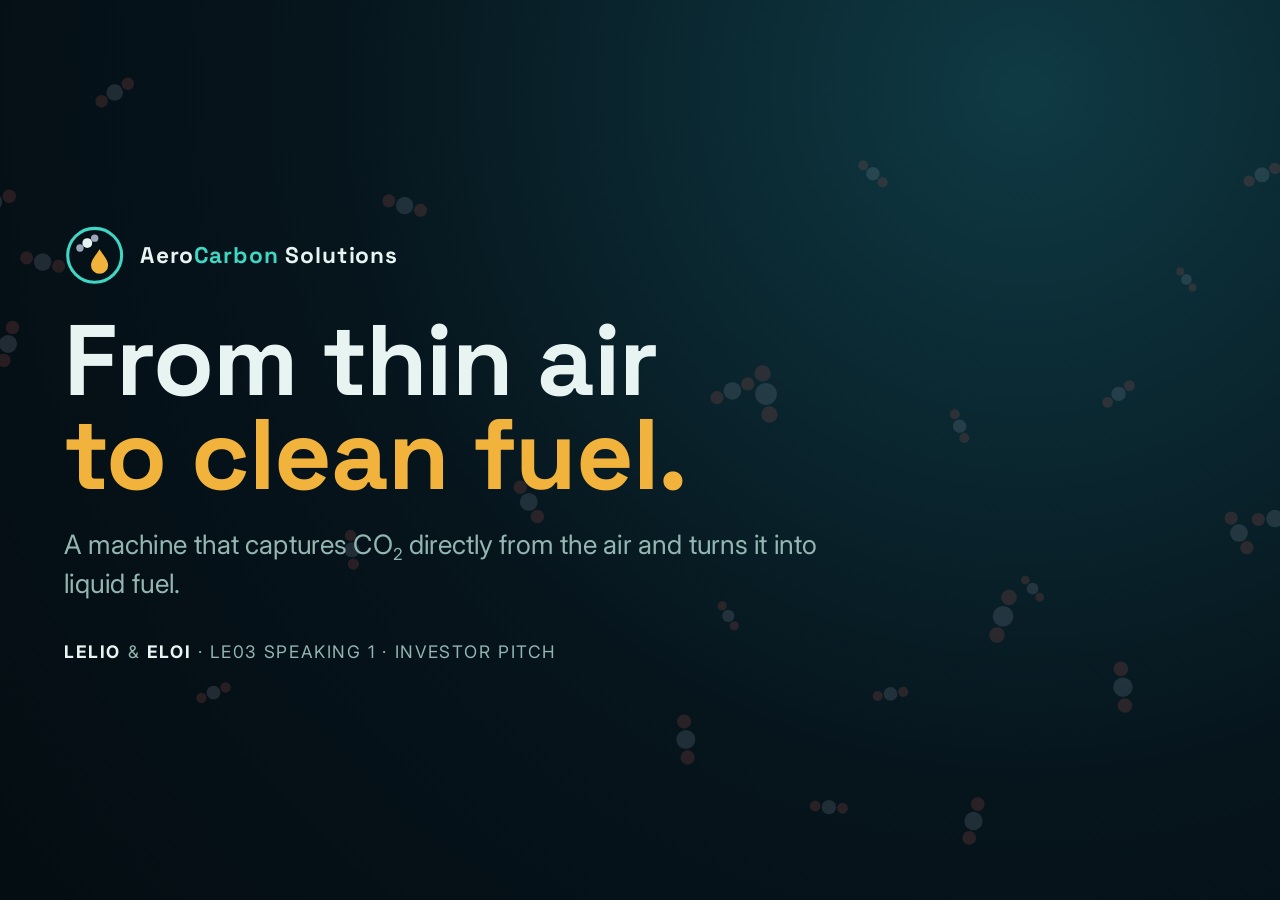
<file: index.html>
<!doctype html>
<html lang="en">
<head>
  <meta charset="utf-8">
  <meta name="viewport" content="width=device-width, initial-scale=1">
  <title>AeroCarbon Solutions : pitch</title>
  <meta name="description" content="LE03 Speaking 1 : pitch d'AeroCarbon Solutions, une machine qui capte le CO2 de l'air et le transforme en carburant liquide.">
  <link rel="icon" href="data:image/svg+xml,%3Csvg xmlns='http://www.w3.org/2000/svg' viewBox='0 0 100 100'%3E%3Ccircle cx='50' cy='50' r='46' fill='%2306141c' stroke='%233fd6c4' stroke-width='6'/%3E%3Cpath d='M50 24 C62 42 70 52 70 62 a20 20 0 0 1 -40 0 C30 52 38 42 50 24Z' fill='%23f2b33d'/%3E%3C/svg%3E">
  <link rel="preconnect" href="https://fonts.googleapis.com">
  <link rel="preconnect" href="https://fonts.gstatic.com" crossorigin>
  <link href="https://fonts.googleapis.com/css2?family=Inter:wght@400;600;700&family=Space+Grotesk:wght@500;700&display=swap" rel="stylesheet">
  <link rel="stylesheet" href="css/theme.css">
  <script>if (/[?&]print\b/.test(location.search)) document.documentElement.classList.add("print");</script>
</head>
<body>
  <!-- Pictogrammes réutilisés (trait = currentColor) -->
  <svg width="0" height="0" style="position:absolute" aria-hidden="true">
    <defs>
      <symbol id="logo" viewBox="0 0 100 100">
        <circle cx="50" cy="50" r="44" fill="none" stroke="#3fd6c4" stroke-width="5"/>
        <circle cx="26" cy="38" r="6" fill="#9aa7b8"/><circle cx="38" cy="30" r="8" fill="#e8f4f2"/><circle cx="50" cy="22" r="6" fill="#9aa7b8"/>
        <path d="M58 40 C66 52 72 59 72 66 a14 14 0 0 1 -28 0 C44 59 50 52 58 40Z" fill="#f2b33d"/>
      </symbol>
      <symbol id="i-air" viewBox="0 0 64 64"><g fill="none" stroke="currentColor" stroke-width="4" stroke-linecap="round"><path d="M6 22 H40 a8 8 0 1 0 -8 -8"/><path d="M6 34 H50 a8 8 0 1 1 -8 8"/><path d="M6 46 H28"/></g></symbol>
      <symbol id="i-filter" viewBox="0 0 64 64"><g fill="none" stroke="currentColor" stroke-width="3.5" stroke-linecap="round"><rect x="10" y="8" width="44" height="48" rx="6"/><path d="M20 8 V56 M28 8 V56 M36 8 V56 M44 8 V56"/></g></symbol>
      <symbol id="i-h2" viewBox="0 0 64 64"><g fill="none" stroke="currentColor" stroke-width="4" stroke-linejoin="round" stroke-linecap="round"><path d="M36 4 L20 34 H32 L28 60 L46 26 H34 Z"/></g></symbol>
      <symbol id="i-cat" viewBox="0 0 64 64"><g fill="none" stroke="currentColor" stroke-width="3.5" stroke-linejoin="round"><path d="M32 6 L54 19 V45 L32 58 L10 45 V19 Z"/><path d="M32 20 L43 26 V38 L32 44 L21 38 V26 Z"/></g></symbol>
      <symbol id="i-fuel" viewBox="0 0 64 64"><path d="M32 6 C42 22 50 32 50 42 a18 18 0 0 1 -36 0 C14 32 22 22 32 6Z" fill="none" stroke="currentColor" stroke-width="4" stroke-linejoin="round"/><path d="M24 42 a8 8 0 0 0 8 8" fill="none" stroke="currentColor" stroke-width="4" stroke-linecap="round"/></symbol>
      <symbol id="i-bolt" viewBox="0 0 64 64"><path d="M36 4 L14 36 H30 L26 60 L50 26 H34 Z" fill="currentColor"/></symbol>
      <symbol id="i-grid" viewBox="0 0 64 64"><g fill="none" stroke="currentColor" stroke-width="3.5" stroke-linejoin="round" stroke-linecap="round"><path d="M32 4 L20 60 M32 4 L44 60 M14 18 H50 M18 32 H46 M24 32 L40 46 M40 32 L24 46"/></g></symbol>
      <symbol id="i-boat" viewBox="0 0 64 64"><g fill="none" stroke="currentColor" stroke-width="3.5" stroke-linejoin="round" stroke-linecap="round"><path d="M8 40 H56 L48 52 H16 Z"/><path d="M30 40 V8 L46 34 H30"/><path d="M4 58 q7 -5 14 0 t14 0 t14 0 t14 0"/></g></symbol>
      <symbol id="i-mountain" viewBox="0 0 64 64"><g fill="none" stroke="currentColor" stroke-width="3.5" stroke-linejoin="round" stroke-linecap="round"><path d="M4 56 L24 18 L36 38 L44 26 L60 56 Z"/><path d="M18 30 L24 34 L30 28"/></g></symbol>
    </defs>
  </svg>

  <canvas id="bg" aria-hidden="true"></canvas>

  <main id="stage">

    <!-- 1 · Titre (Lelio) -->
    <section class="slide" data-title="Title">
      <div class="hero">
        <div class="logo" data-anim style="--i:0"><svg aria-hidden="true"><use href="#logo"/></svg><span>Aero<b>Carbon</b> Solutions</span></div>
        <h1 data-anim style="--i:1">From thin air <span class="amb">to clean fuel.</span></h1>
        <p class="lead" data-anim style="--i:2">A machine that captures CO<sub>2</sub> directly from the air and turns it into liquid fuel.</p>
        <div class="who" data-anim style="--i:3"><b>Lelio</b> &amp; <b>Eloi</b> · LE03 Speaking 1 · Investor pitch</div>
      </div>
    </section>

    <!-- 2 · Le problème + graphique 1 (Lelio) -->
    <section class="slide" data-title="The problem">
      <header class="head"><div class="kicker">The problem</div><h2>Batteries can't move the heavy world</h2></header>
      <div class="cols c-left main">
        <div class="vc">
          <ul class="lst">
            <li data-step="1">Cars: we <em>can</em> electrify them</li>
            <li data-step="2">Helicopters, cargo ships, big trucks: batteries are <em>far too heavy</em></li>
            <li data-step="4">They still need <span class="amb"><b>liquid fuel</b></span></li>
          </ul>
        </div>
        <div class="panel vc" data-step="3">
          <div class="chart-title"><b>Energy stored per kilogram</b> (Wh/kg)</div>
          <div class="hbars">
            <div class="hbar"><div class="lab">Diesel</div><div class="track" style="--v:97.2%"><div class="fill"></div><div class="val">≈ 12,600</div></div></div>
            <div class="hbar"><div class="lab">Jet fuel<small>kerosene</small></div><div class="track" style="--v:91.5%"><div class="fill"></div><div class="val">≈ 11,900</div></div></div>
            <div class="hbar batt"><div class="lab">Li-ion battery<small>best cells</small></div><div class="track" style="--v:1.9%"><div class="fill"></div><div class="val">≈ 250</div></div></div>
          </div>
          <div class="callout"><div class="big">×50</div><span>more energy per kg in liquid fuel</span></div>
          <p class="source">Typical values: diesel 45.5 MJ/kg, Jet A 42.8 MJ/kg, Li-ion ≈ 0.9 MJ/kg (cell level). 1 MJ/kg ≈ 278 Wh/kg. Sources: Wikipedia “Energy density”; The Open University, <i>Transport and sustainability</i>.</p>
        </div>
      </div>
      <div class="foot"><span class="brand"><svg aria-hidden="true"><use href="#logo"/></svg>AeroCarbon Solutions</span><span class="pg"></span></div>
    </section>

    <!-- 3 · Comment ça marche (Eloi) -->
    <section class="slide" data-title="How it works">
      <header class="head"><div class="kicker">How it works</div><h2>CO<sub>2</sub> + water from the air → liquid fuel</h2></header>
      <div class="panel main vc">
        <div class="power"><svg aria-hidden="true"><use href="#i-bolt"/></svg>Electricity powers the whole process</div>
        <div class="flow">
          <div class="node"><div class="ic"><svg style="color:var(--co2)" aria-hidden="true"><use href="#i-air"/></svg></div><b>Air</b><span>CO<sub>2</sub> and water vapour are already in it</span></div>
          <div class="node" data-step><div class="ic"><svg style="color:var(--cyan)" aria-hidden="true"><use href="#i-filter"/></svg></div><b>Ultra-thin filters</b><span>Extract CO<sub>2</sub> and H<sub>2</sub>O</span></div>
          <div class="node" data-step><div class="ic"><svg style="color:var(--cyan)" aria-hidden="true"><use href="#i-h2"/></svg></div><b>Electrolysis</b><span>Splits water to get hydrogen (H<sub>2</sub>)</span></div>
          <div class="node" data-step><div class="ic"><svg style="color:var(--cyan)" aria-hidden="true"><use href="#i-cat"/></svg></div><b>5 catalysts</b><span>Carbon from CO<sub>2</sub> + hydrogen</span></div>
          <div class="node fuel" data-step><div class="ic"><svg style="color:var(--ambre)" aria-hidden="true"><use href="#i-fuel"/></svg></div><b class="amb">Liquid fuel</b><span>High quality, works in normal engines</span></div>
        </div>
      </div>
      <div class="foot"><span class="brand"><svg aria-hidden="true"><use href="#logo"/></svg>AeroCarbon Solutions</span><span class="pg"></span></div>
    </section>

    <!-- 4 · Efficacité (Eloi) -->
    <section class="slide" data-title="Our edge: efficiency">
      <header class="head"><div class="kicker">Our edge</div><h2>Far less electricity per litre</h2></header>
      <div class="panel main vc">
        <div class="eff">
          <div class="legend"><span><i style="background:var(--ambre)"></i>Energy stored in the fuel</span><span><i style="background:rgba(255,122,107,.7)"></i>Extra electricity needed</span></div>
          <div class="eff-row" data-step><div class="lab">Existing technologies<small>typical today</small></div><div class="blocks"><i class="fuel" style="--w:33.3%"></i><i class="extra" style="--w:66.7%"></i></div><div class="num" style="color:var(--rouge)">+200%</div></div>
          <div class="eff-row" data-step><div class="lab">AeroCarbon<small>our technology</small></div><div class="blocks"><i class="fuel" style="--w:33.3%"></i><i class="extra" style="--w:10%"></i></div><div class="num" style="color:var(--cyan)">+30%</div></div>
        </div>
        <div class="ribbon" data-step>No water tank needed: the water is <em>extracted from the atmosphere</em> too.</div>
      </div>
      <div class="foot"><span class="brand"><svg aria-hidden="true"><use href="#logo"/></svg>AeroCarbon Solutions</span><span class="pg"></span></div>
    </section>

    <!-- 5 · Marché 1 : réseau électrique + graphique 2 (Lelio) -->
    <section class="slide" data-title="Market 1: the power grid">
      <header class="head"><div class="kicker">Market 1 · Cities &amp; energy companies</div><h2>A giant liquid battery for the grid</h2></header>
      <div class="cols c-left main">
        <div class="vc">
          <ul class="lst">
            <li data-step="1">More wind and solar power, but <em>we can't control the weather</em></li>
            <li class="with-prev">Peaks when production <em>exceeds demand</em></li>
            <li data-step="3">Our machine absorbs the surplus and stores it as <span class="amb"><b>fuel</b></span></li>
          </ul>
        </div>
        <div class="panel vc" data-step="2">
          <div class="chart-title"><b>Wind &amp; solar power wasted in California</b> (curtailed, TWh per year)</div>
          <div class="vchart" style="grid-template-rows:100%;margin-left:56px">
            <div class="grid-line" style="bottom:25%"><span>1</span></div><div class="grid-line" style="bottom:50%"><span>2</span></div><div class="grid-line" style="bottom:75%"><span>3</span></div><div class="grid-line" style="bottom:100%"><span>4</span></div>
            <div class="col" style="--v:37.5%"><div class="bar"></div><div class="v">≈1.5</div><div class="y">2021</div></div>
            <div class="col" style="--v:60%"><div class="bar"></div><div class="v">2.4</div><div class="y">2022</div></div>
            <div class="col" style="--v:65%"><div class="bar"></div><div class="v">≈2.6</div><div class="y">2023</div></div>
            <div class="col last" style="--v:85%"><div class="bar"></div><div class="v">3.4</div><div class="y">2024</div></div>
          </div>
          <p class="source" style="margin-top:64px">×2.3 in three years. Source: U.S. Energy Information Administration (EIA), <i>Today in Energy</i>, CAISO grid. 2021 and 2023 derived from the EIA's year-on-year changes (+63 % in 2022, +29 % in 2024).</p>
        </div>
      </div>
      <div class="foot"><span class="brand"><svg aria-hidden="true"><use href="#logo"/></svg>AeroCarbon Solutions</span><span class="pg"></span></div>
    </section>

    <!-- 6 · Marché 2 : sites isolés (Lelio) -->
    <section class="slide" data-title="Market 2: isolated places">
      <header class="head"><div class="kicker">Market 2 · Isolated places</div><h2>Make your own fuel, on-site</h2></header>
      <div class="cards main">
        <div class="card" data-step>
          <div class="ic"><svg style="color:var(--cyan)" aria-hidden="true"><use href="#i-boat"/></svg></div>
          <span class="pill">At sea</span>
          <h3>A boat in the middle of the ocean</h3>
          <div class="vs"><div><span class="x">✕</span>Fuel delivery: expensive</div><div><span class="x">✕</span>Batteries: way too heavy</div></div>
        </div>
        <div class="card" data-step>
          <div class="ic"><svg style="color:var(--cyan)" aria-hidden="true"><use href="#i-mountain"/></svg></div>
          <span class="pill">In the mountains</span>
          <h3>A high-mountain refuge</h3>
          <div class="vs"><div><span class="x">✕</span>Fuel delivery: expensive</div><div><span class="x">✕</span>Batteries: way too heavy</div></div>
        </div>
      </div>
      <div class="ribbon amber" data-step>A <b>compact unit</b> produces fuel <span class="amb"><b>where it is used</b></span>.</div>
      <div class="foot"><span class="brand"><svg aria-hidden="true"><use href="#logo"/></svg>AeroCarbon Solutions</span><span class="pg"></span></div>
    </section>

    <!-- 7 · La demande (Eloi) -->
    <section class="slide" data-title="The ask">
      <header class="head"><div class="kicker">The ask</div><h2>How much are we raising?</h2></header>
      <div class="ask">
        <div class="amount" data-step>$5<small>million</small></div>
        <p>To <em>finish our first version</em> and <em>launch production</em></p>
      </div>
      <div class="foot"><span class="brand"><svg aria-hidden="true"><use href="#logo"/></svg>AeroCarbon Solutions</span><span class="pg"></span></div>
    </section>

    <!-- 8 · L'offre (Lelio) -->
    <section class="slide" data-title="What you get">
      <header class="head"><div class="kicker">What you get</div><h2>Our offer to you</h2></header>
      <div class="main vc">
        <div class="deal" data-step>
          <div class="side you"><b>$5M</b><span>your investment</span></div>
          <div class="swap">⇄</div>
          <div class="side us"><b>10%</b><span>of AeroCarbon Solutions</span></div>
        </div>
        <p class="val-note">Company valued at <b>$50M</b></p>
        <ul class="lst amber">
          <li data-step><b>Early stage:</b> get in <em>before</em> our first pilot units are deployed</li>
          <li data-step><b>Two revenue streams:</b> selling the machines + <em>long-term maintenance contracts</em></li>
        </ul>
      </div>
      <div class="foot"><span class="brand"><svg aria-hidden="true"><use href="#logo"/></svg>AeroCarbon Solutions</span><span class="pg"></span></div>
    </section>

    <!-- 9 · Utilisation des fonds (Eloi) -->
    <section class="slide" data-title="Use of the money">
      <header class="head"><div class="kicker">Use of the money</div><h2>From prototype to production</h2></header>
      <div class="panel main vc">
        <div class="road">
          <div class="stop" data-step><div class="n">1</div><b>Build a full-size machine</b><span>Prove it works exactly as announced</span></div>
          <div class="stop" data-step><div class="n">2</div><b>Produce the first orders</b><span>Orders we have already received</span></div>
          <div class="stop" data-step><div class="n">3</div><b>Get paid</b><span>Revenue from the first deliveries</span></div>
          <div class="stop" data-step><div class="n">4</div><b>Scale up</b><span>Produce on a bigger scale</span></div>
        </div>
      </div>
      <div class="foot"><span class="brand"><svg aria-hidden="true"><use href="#logo"/></svg>AeroCarbon Solutions</span><span class="pg"></span></div>
    </section>

    <!-- 10 · Merci / questions -->
    <section class="slide" data-title="Thank you / questions">
      <div class="end">
        <div class="logo" style="justify-content:center;--i:0" data-anim><svg aria-hidden="true"><use href="#logo"/></svg><span>Aero<b>Carbon</b> Solutions</span></div>
        <h1 data-anim style="--i:1">Thank you. <span class="amb">Questions?</span></h1>
        <p data-anim style="--i:2">$5M · 10% equity · fuel from thin air</p>
        <div class="sources" data-anim style="--i:3">
          <b>Sources.</b> Energy density: Wikipedia, “Energy density”; The Open University, <i>Transport and sustainability</i>, section 9.1.
          Curtailment: U.S. Energy Information Administration, <i>Today in Energy</i>, articles on CAISO wind and solar curtailment (eia.gov).
        </div>
      </div>
    </section>

    <!-- 11 · Réserve : rendement -->
    <section class="slide backup" data-title="Backup: is +30% realistic?">
      <header class="head"><div class="kicker">Backup · Q&amp;A</div><h2>Is “+30%” realistic?</h2></header>
      <div class="panel main vc">
        <ul class="lst amber">
          <li data-step>The chemistry is <b>well known</b>: the challenge is doing it at scale with <em>little electricity</em></li>
          <li data-step><b>Ultra-thin filters</b> capture CO<sub>2</sub> and water with less energy</li>
          <li data-step><b>5 specialised catalysts</b>: each step runs in its best conditions</li>
          <li data-step>The full-size machine is exactly what <span class="amb"><b>your money will prove</b></span></li>
        </ul>
      </div>
      <div class="foot"><span class="brand"><svg aria-hidden="true"><use href="#logo"/></svg>Backup slide</span><span class="pg"></span></div>
    </section>

    <!-- 12 · Réserve : concurrence -->
    <section class="slide backup" data-title="Backup: competition">
      <header class="head"><div class="kicker">Backup · Q&amp;A</div><h2>Who else is doing this?</h2></header>
      <div class="cards main" style="grid-template-columns:1fr 1fr 1fr">
        <div class="card" data-step><span class="pill">Air capture only</span><h3>Climeworks</h3><p>Captures CO<sub>2</sub> from the air (Switzerland, Iceland) but does <b>not</b> make fuel.</p></div>
        <div class="card" data-step><span class="pill">Big e-fuel plants</span><h3>HIF Global</h3><p>Synthetic fuel plant in Chile: huge, fixed industrial sites.</p></div>
        <div class="card amber" data-step><span class="pill">Capture + fuel, one machine</span><h3 class="amb">AeroCarbon</h3><p>From air to fuel in one unit, from <b>grid scale</b> to <b>compact</b> isolated sites.</p></div>
      </div>
      <div class="foot"><span class="brand"><svg aria-hidden="true"><use href="#logo"/></svg>Backup slide</span><span class="pg"></span></div>
    </section>

  </main>

  <script src="js/bg.js"></script>
  <script src="js/deck.js"></script>
</body>
</html>
</file>
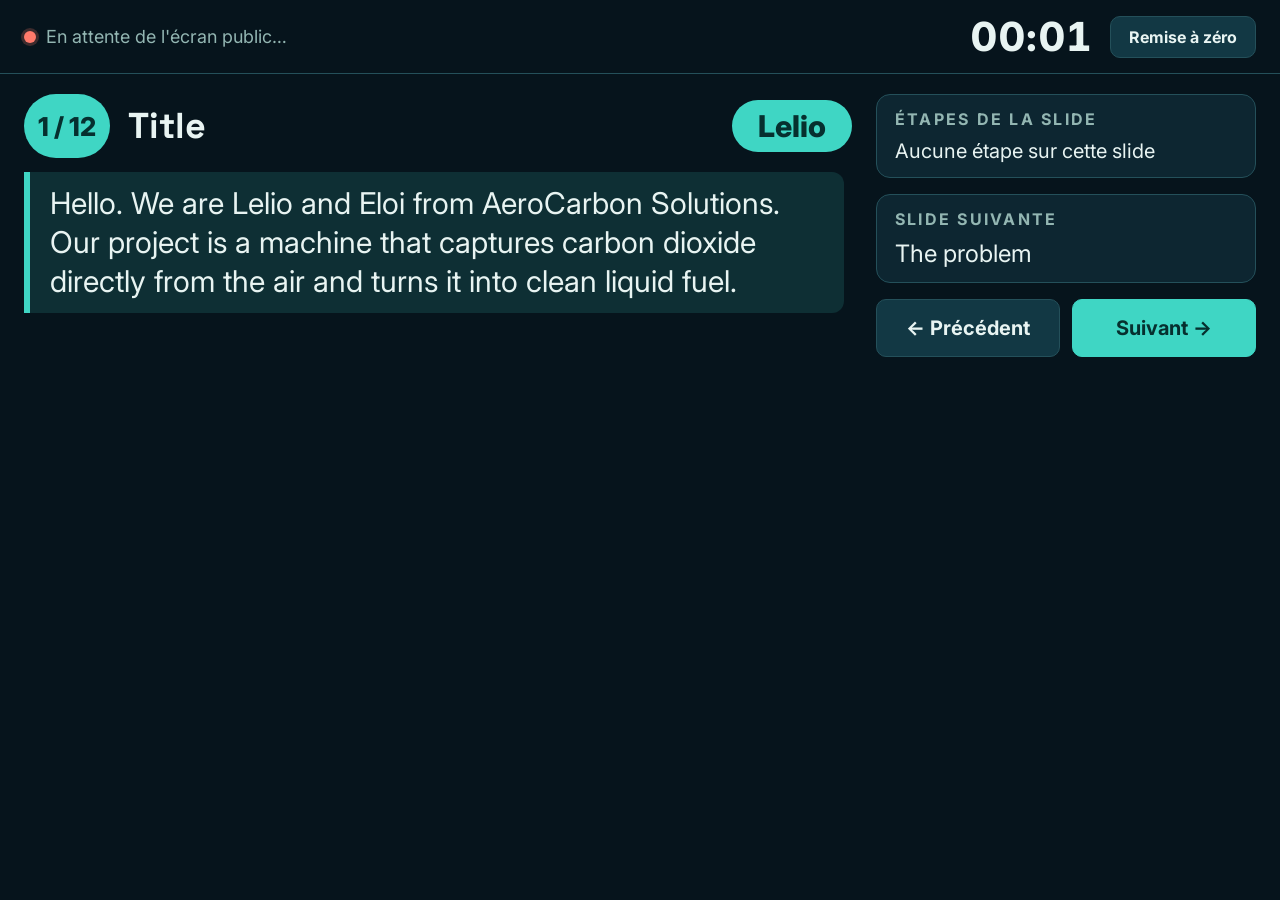
<file: presenter.html>
<!doctype html>
<html lang="fr">
<head>
  <meta charset="utf-8">
  <meta name="viewport" content="width=device-width, initial-scale=1">
  <title>Console présentateur : AeroCarbon</title>
  <link rel="icon" href="data:image/svg+xml,%3Csvg xmlns='http://www.w3.org/2000/svg' viewBox='0 0 100 100'%3E%3Ccircle cx='50' cy='50' r='46' fill='%233fd6c4'/%3E%3C/svg%3E">
  <link rel="preconnect" href="https://fonts.googleapis.com">
  <link rel="preconnect" href="https://fonts.gstatic.com" crossorigin>
  <link href="https://fonts.googleapis.com/css2?family=Inter:wght@400;600;700;800&family=Space+Grotesk:wght@700&display=swap" rel="stylesheet">
  <link rel="stylesheet" href="css/presenter.css">
</head>
<body>
  <header class="bar">
    <div class="status"><span id="dot" class="dot" aria-hidden="true"></span><span id="link">En attente de l'écran public…</span></div>
    <div class="timer" aria-label="Temps écoulé"><span id="clock">00:00</span><button id="reset" type="button">Remise à zéro</button></div>
  </header>

  <main class="grid">
    <section class="notes-col" aria-label="Notes du présentateur">
      <div class="crumb"><span id="num">–</span><h1 id="title">Console présentateur</h1><span id="speaker" class="speaker"></span></div>
      <div id="notes" class="notes"><div id="notes-inner"></div></div>
    </section>

    <aside class="side" id="side">
      <div class="card">
        <h2>Étapes de la slide</h2>
        <div id="steps" class="steps" aria-live="polite"></div>
      </div>
      <div class="card next">
        <h2>Slide suivante</h2>
        <p id="next">–</p>
      </div>
      <div class="card" id="qa-card" hidden>
        <h2>Questions probables</h2>
        <div id="qa"></div>
      </div>
      <div class="ctrl">
        <button id="prev" type="button">← Précédent</button>
        <button id="nextBtn" type="button">Suivant →</button>
      </div>
    </aside>
  </main>

  <script src="js/slides-data.js"></script>
  <script src="js/presenter.js"></script>
</body>
</html>
</file>
<file: css/theme.css>
/*
 * Thème « air → carburant » du pitch AeroCarbon Solutions (LE03 Speaking 1).
 * Scène fixe 1920×1080 mise à l'échelle par deck.js, comme un diaporama PowerPoint.
 * Palette : nuit bleu pétrole, cyan (air, capture, électricité), ambre (carburant liquide).
 * Aucune image externe : pictogrammes et graphiques sont dessinés en SVG/CSS.
 * Mode impression (?print, classe .print sur <html>) : toutes les slides empilées, une par page,
 * pour l'export PDF.
 */
:root {
  --nuit: #06141c;
  --nuit-2: #0b2430;
  --texte: #e8f4f2;
  --doux: #93b6b2;
  --cyan: #3fd6c4;
  --cyan-fonce: #1b8f84;
  --ambre: #f2b33d;
  --ambre-fonce: #c7811a;
  --co2: #9aa7b8;
  --rouge: #ff7a6b;
  --verre: rgba(9, 34, 44, 0.78);
  --trait: rgba(63, 214, 196, 0.28);
  --titre: "Space Grotesk", "Segoe UI", system-ui, sans-serif;
  --corps: "Inter", "Segoe UI", system-ui, sans-serif;
}

* { box-sizing: border-box; }
html, body { margin: 0; height: 100%; overflow: hidden; background: var(--nuit); color: var(--texte); font-family: var(--corps); }

#bg { position: fixed; inset: 0; width: 100%; height: 100%; display: block; z-index: 0; }

#stage {
  position: fixed; left: 50%; top: 50%;
  width: 1920px; height: 1080px;
  transform-origin: center center;
  z-index: 10;
}

.slide {
  position: absolute; inset: 0;
  padding: 60px 96px 80px;
  opacity: 0; visibility: hidden; pointer-events: none;
  display: flex; flex-direction: column;
}
.slide.active { opacity: 1; visibility: visible; pointer-events: auto; }

/* ---------- Typographie ---------- */
h1, h2, h3 { font-family: var(--titre); margin: 0; font-weight: 700; letter-spacing: -0.01em; }
h2 { font-size: 66px; line-height: 1.05; }
h3 { font-size: 36px; color: var(--cyan); }
p, li { font-size: 32px; line-height: 1.35; margin: 0; }
em { font-style: normal; font-weight: 700; color: var(--cyan); }
.amb { color: var(--ambre); }
sub { font-size: 0.62em; }

/* ---------- En-tête, pied ---------- */
.head { margin-bottom: 34px; }
.kicker {
  font-family: var(--titre); font-weight: 700;
  font-size: 22px; letter-spacing: 0.24em; text-transform: uppercase;
  color: var(--cyan); margin-bottom: 8px;
  display: flex; align-items: center; gap: 14px;
}
.kicker::before { content: ""; width: 44px; height: 4px; border-radius: 2px; background: var(--cyan); }
.backup .kicker, .backup .kicker::before { color: var(--ambre); }
.backup .kicker::before { background: var(--ambre); }
.foot {
  position: absolute; left: 96px; right: 96px; bottom: 28px;
  display: flex; justify-content: space-between;
  font-size: 20px; letter-spacing: 0.08em; color: rgba(232, 244, 242, 0.55);
}
.foot .brand { display: flex; align-items: center; gap: 10px; }
.foot .brand svg { width: 26px; height: 26px; }

/* ---------- Panneaux ---------- */
.panel {
  background: var(--verre);
  border: 1px solid var(--trait);
  border-radius: 28px;
  padding: 40px 48px;
  box-shadow: 0 30px 60px rgba(0, 0, 0, 0.35);
  backdrop-filter: blur(6px);
}
.main { flex: 1; min-height: 0; }
/* Panneau ou rangée de cartes seuls sur la slide : hauteur du contenu, centrés verticalement
   (évite de grands panneaux vides). */
.panel.main.vc, .cards.main { flex: 0 1 auto; margin: auto 0; height: auto; padding-top: 64px; padding-bottom: 64px; }
.cards.main { padding: 0; }
.cols { display: grid; gap: 48px; height: 100%; }
.c2 { grid-template-columns: 1fr 1fr; }
.c-left { grid-template-columns: 0.9fr 1.1fr; }
.vc { display: flex; flex-direction: column; justify-content: center; }

.lst { list-style: none; padding: 0; margin: 0; display: grid; gap: 26px; }
.lst li { position: relative; padding-left: 46px; }
.lst li::before {
  content: ""; position: absolute; left: 4px; top: 0.42em;
  width: 18px; height: 18px; border-radius: 50%;
  background: var(--cyan); box-shadow: 0 0 0 6px rgba(63, 214, 196, 0.18);
}
.lst.amber li::before { background: var(--ambre); box-shadow: 0 0 0 6px rgba(242, 179, 61, 0.18); }

.ribbon {
  margin-top: 30px; padding: 22px 30px;
  border-radius: 18px; border-left: 8px solid var(--cyan);
  background: rgba(63, 214, 196, 0.1);
  font-size: 32px; line-height: 1.3;
}
.ribbon.amber { border-color: var(--ambre); background: rgba(242, 179, 61, 0.1); }
.source { margin-top: 18px; font-size: 18px; line-height: 1.4; color: var(--doux); }

/* ---------- Étapes (révélées une à une par deck.js) ---------- */
[data-step] { opacity: 0; transform: translateY(18px); transition: opacity 0.5s ease, transform 0.5s ease; }
[data-step].on { opacity: 1; transform: none; }
/* Puce révélée en même temps que la précédente (même étape, sans data-step propre). */
.with-prev { opacity: 0; transform: translateY(18px); transition: opacity 0.5s ease, transform 0.5s ease; }
.on + .with-prev, .print .with-prev { opacity: 1; transform: none; }

/* ---------- Titre ---------- */
.hero { margin: auto 0; max-width: 1400px; }
.logo { display: flex; align-items: center; gap: 22px; margin-bottom: 40px; }
.logo svg { width: 92px; height: 92px; }
.logo span { font-family: var(--titre); font-size: 34px; font-weight: 700; letter-spacing: 0.04em; }
.logo span b { color: var(--cyan); font-weight: 700; }
.hero h1 { font-size: 150px; line-height: 0.95; }
.hero h1 .amb { display: block; }
.hero .lead { margin-top: 36px; font-size: 40px; color: var(--doux); max-width: 1200px; }
.hero .who { margin-top: 60px; font-size: 26px; letter-spacing: 0.1em; text-transform: uppercase; color: var(--doux); }
.hero .who b { color: var(--texte); }
[data-anim] { opacity: 0; transform: translateY(24px); }
.slide.active [data-anim] { animation: rise 0.8s cubic-bezier(.2,.7,.2,1) forwards; animation-delay: calc(var(--i, 0) * 0.18s + 0.1s); }
@keyframes rise { to { opacity: 1; transform: none; } }

/* ---------- Graphique à barres horizontales ---------- */
.hbars { display: grid; gap: 30px; margin-top: 26px; }
.hbar { display: grid; grid-template-columns: 260px 1fr; align-items: center; gap: 24px; }
.hbar .lab { font-size: 28px; font-weight: 600; line-height: 1.15; }
.hbar .lab small { display: block; font-size: 19px; font-weight: 400; color: var(--doux); }
.hbar .track { position: relative; height: 64px; border-radius: 12px; background: rgba(255, 255, 255, 0.05); }
.hbar .fill {
  position: absolute; left: 0; top: 0; bottom: 0; width: var(--v);
  border-radius: 12px; background: linear-gradient(90deg, var(--ambre-fonce), var(--ambre));
  transform-origin: left; transform: scaleX(0); transition: transform 1.1s cubic-bezier(.2,.7,.2,1) 0.15s;
}
.hbar.batt .fill { background: var(--cyan); min-width: 10px; }
.hbar .val {
  position: absolute; top: 50%; transform: translateY(-50%);
  left: calc(var(--v) + 18px); font-family: var(--titre); font-size: 30px; font-weight: 700; white-space: nowrap;
}
.hbar:not(.batt) .val { left: auto; right: calc(100% - var(--v) + 18px); color: #2a1700; }
.on .hbar .fill, .print .hbar .fill { transform: scaleX(1); }
.chart-title { font-size: 26px; color: var(--doux); }
.chart-title b { color: var(--texte); }
.callout {
  margin-top: 30px; display: flex; align-items: baseline; gap: 20px;
}
.callout .big { font-family: var(--titre); font-size: 92px; font-weight: 700; color: var(--ambre); line-height: 1; }
.callout span { font-size: 30px; }

/* ---------- Graphique en colonnes ---------- */
.vchart { position: relative; height: 420px; margin-top: 20px; display: grid; grid-template-columns: repeat(4, 1fr); gap: 34px; align-items: end; padding: 0 10px; border-bottom: 3px solid rgba(232, 244, 242, 0.35); }
.vchart .grid-line { position: absolute; left: 0; right: 0; border-top: 1px dashed rgba(232, 244, 242, 0.14); font-size: 18px; color: var(--doux); }
.vchart .grid-line span { position: absolute; right: 100%; transform: translate(-10px, -50%); }
.col { position: relative; height: var(--v); }
.col .bar {
  height: 100%; border-radius: 14px 14px 0 0;
  background: linear-gradient(180deg, var(--cyan), var(--cyan-fonce));
  transform-origin: bottom; transform: scaleY(0); transition: transform 1s cubic-bezier(.2,.7,.2,1);
}
.col:nth-child(2) .bar { transition-delay: 0.12s; } .col:nth-child(3) .bar { transition-delay: 0.24s; } .col:nth-child(4) .bar { transition-delay: 0.36s; }
.col.last .bar { background: linear-gradient(180deg, var(--ambre), var(--ambre-fonce)); }
.col .v { position: absolute; bottom: calc(100% + 10px); left: 0; right: 0; text-align: center; font-family: var(--titre); font-size: 34px; font-weight: 700; }
.col .y { position: absolute; top: calc(100% + 12px); left: 0; right: 0; text-align: center; font-size: 26px; color: var(--doux); }
.on .col .bar, .print .col .bar { transform: scaleY(1); }

/* ---------- Schéma du procédé ---------- */
.flow { display: grid; grid-template-columns: repeat(5, 1fr); gap: 0; align-items: stretch; position: relative; margin-top: 10px; }
.node { position: relative; display: flex; flex-direction: column; align-items: center; text-align: center; padding: 0 14px; }
.node .ic {
  width: 170px; height: 170px; border-radius: 50%;
  display: grid; place-items: center;
  background: rgba(63, 214, 196, 0.1); border: 3px solid var(--cyan);
  box-shadow: 0 0 40px rgba(63, 214, 196, 0.22);
}
.node.fuel .ic { background: rgba(242, 179, 61, 0.12); border-color: var(--ambre); box-shadow: 0 0 50px rgba(242, 179, 61, 0.3); }
.node .ic svg { width: 96px; height: 96px; }
.node b { margin-top: 22px; font-family: var(--titre); font-size: 31px; line-height: 1.1; }
.node span { margin-top: 10px; font-size: 23px; line-height: 1.3; color: var(--doux); }
.node:not(:last-child)::after {
  content: ""; position: absolute; top: 85px; left: calc(50% + 100px); width: calc(100% - 200px); height: 4px;
  background: linear-gradient(90deg, var(--cyan), rgba(63, 214, 196, 0.2));
}
.node:not(:last-child)::before {
  content: ""; position: absolute; top: 77px; right: calc(-50% + 96px);
  border: 10px solid transparent; border-left: 16px solid var(--cyan); border-right: 0;
}
.power {
  display: flex; align-items: center; gap: 16px; justify-content: center;
  margin: 0 auto 30px; padding: 12px 28px; width: fit-content;
  border-radius: 40px; border: 2px dashed var(--ambre); color: var(--ambre); font-size: 26px; font-weight: 600;
}
.power svg { width: 34px; height: 34px; }

/* ---------- Comparaison d'efficacité ---------- */
.eff { display: grid; gap: 34px; }
.eff-row { display: grid; grid-template-columns: 340px 1fr 170px; align-items: center; gap: 24px; }
.eff-row .lab { font-size: 28px; font-weight: 600; line-height: 1.2; }
.eff-row .lab small { display: block; font-weight: 400; font-size: 20px; color: var(--doux); }
/* Échelle commune aux deux lignes : 100 % de la piste = 300 % de l'énergie du carburant. */
.blocks { display: flex; height: 70px; gap: 6px; }
.blocks i { display: block; height: 100%; border-radius: 10px; width: var(--w); transform-origin: left; transform: scaleX(0); transition: transform 0.9s cubic-bezier(.2,.7,.2,1); }
.blocks i + i { transition-delay: 0.5s; }
.on .blocks i, .print .blocks i { transform: scaleX(1); }
.blocks .fuel { background: var(--ambre); }
.blocks .extra { background: repeating-linear-gradient(45deg, rgba(255, 122, 107, 0.75) 0 12px, rgba(255, 122, 107, 0.4) 12px 24px); }
.eff-row .num { font-family: var(--titre); font-size: 48px; font-weight: 700; text-align: right; }
.legend { display: flex; gap: 36px; font-size: 22px; color: var(--doux); }
.legend i { display: inline-block; width: 22px; height: 22px; border-radius: 5px; vertical-align: -3px; margin-right: 10px; }

/* ---------- Cartes (marchés, offre) ---------- */
.cards { display: grid; gap: 36px; grid-template-columns: 1fr 1fr; height: 100%; }
.card {
  background: var(--verre); border: 1px solid var(--trait); border-radius: 28px;
  padding: 40px 44px; display: flex; flex-direction: column; gap: 20px;
}
.card .ic { width: 110px; height: 110px; border-radius: 26px; display: grid; place-items: center; background: rgba(63, 214, 196, 0.12); }
.card .ic svg { width: 70px; height: 70px; }
.card h3 { font-size: 42px; color: var(--texte); }
.card.amber .ic { background: rgba(242, 179, 61, 0.14); }
.pill { display: inline-block; padding: 6px 18px; border-radius: 30px; font-size: 22px; font-weight: 700; letter-spacing: 0.06em; text-transform: uppercase; background: rgba(63, 214, 196, 0.16); color: var(--cyan); width: fit-content; }
.card.amber .pill { background: rgba(242, 179, 61, 0.16); color: var(--ambre); }
.vs { display: grid; gap: 14px; margin-top: 6px; }
.vs div { display: flex; gap: 16px; align-items: baseline; font-size: 29px; }
.vs .x { color: var(--rouge); font-weight: 700; }
.vs .ok { color: var(--cyan); font-weight: 700; }

/* ---------- La demande ---------- */
.ask { margin: auto; text-align: center; }
.ask .amount { font-family: var(--titre); font-size: 260px; font-weight: 700; line-height: 1; color: var(--ambre); text-shadow: 0 0 80px rgba(242, 179, 61, 0.35); }
.ask .amount small { font-size: 0.4em; color: var(--texte); margin-left: 10px; }
.ask p { margin-top: 30px; font-size: 40px; color: var(--doux); }
.ask p em { color: var(--texte); }

/* ---------- L'offre ---------- */
.deal { display: grid; grid-template-columns: 1fr auto 1fr; align-items: center; gap: 40px; margin-bottom: 40px; }
.deal .side { text-align: center; padding: 34px; border-radius: 28px; background: var(--verre); border: 1px solid var(--trait); }
.deal .side b { display: block; font-family: var(--titre); font-size: 110px; line-height: 1; }
.deal .side span { font-size: 28px; color: var(--doux); }
.deal .side.you b { color: var(--ambre); }
.deal .side.us b { color: var(--cyan); }
.deal .swap { font-size: 80px; color: var(--doux); }
.val-note { text-align: center; font-size: 26px; color: var(--doux); margin: -14px 0 34px; }
.val-note b { color: var(--texte); }

/* ---------- Feuille de route ---------- */
.road { display: grid; grid-template-columns: repeat(4, 1fr); gap: 30px; position: relative; margin-top: 20px; }
.road::before { content: ""; position: absolute; top: 46px; left: 6%; right: 6%; height: 4px; background: linear-gradient(90deg, var(--cyan), var(--ambre)); opacity: 0.5; }
.stop { position: relative; text-align: center; }
.stop .n {
  width: 96px; height: 96px; margin: 0 auto 24px; border-radius: 50%;
  display: grid; place-items: center; font-family: var(--titre); font-size: 44px; font-weight: 700;
  background: var(--nuit-2); border: 4px solid var(--cyan); color: var(--cyan);
}
.stop:last-child .n { border-color: var(--ambre); color: var(--ambre); }
.stop b { display: block; font-family: var(--titre); font-size: 34px; line-height: 1.15; }
.stop span { display: block; margin-top: 12px; font-size: 25px; color: var(--doux); line-height: 1.35; }

/* ---------- Fin ---------- */
.end { margin: auto; text-align: center; }
.end h1 { font-size: 160px; line-height: 1; }
.end h1 .amb { color: var(--ambre); }
.end p { margin-top: 30px; font-size: 40px; color: var(--doux); }
.sources { margin-top: 70px; text-align: left; max-width: 1400px; margin-left: auto; margin-right: auto; font-size: 19px; line-height: 1.5; color: var(--doux); }
.sources b { color: var(--texte); }

/* ---------- Mode impression / export PDF ---------- */
@page { size: 1920px 1080px; margin: 0; }
.print, .print body { height: auto; overflow: visible; background: var(--nuit); -webkit-print-color-adjust: exact; print-color-adjust: exact; }
.print #bg { display: none; }
.print #stage { position: static; transform: none !important; width: 1920px; height: auto; }
.print .slide {
  position: relative; width: 1920px; height: 1080px;
  opacity: 1; visibility: visible; page-break-after: always; break-after: page; overflow: hidden;
  background: radial-gradient(ellipse at 80% 10%, #0f3a44 0%, var(--nuit) 60%);
}
.print [data-step], .print [data-anim] { opacity: 1; transform: none; animation: none; transition: none; }
.print .fill, .print .bar { transition: none !important; }
.print .panel, .print .card { backdrop-filter: none; }

@media (prefers-reduced-motion: reduce) {
  [data-step], .with-prev, [data-anim], .fill, .bar { transition: none !important; animation: none !important; }
  [data-anim] { opacity: 1; transform: none; }
}
</file>
<file: css/presenter.css>
/* Console présentateur : sombre, lisible de loin, deux colonnes (notes | contrôle).
 * Reprise de la console LO02, aux couleurs AeroCarbon. La pastille d'orateur change de couleur
 * selon la personne qui parle (cyan Lelio, ambre Eloi). */
:root {
  --fond: #06141c;
  --carte: #0d2631;
  --trait: #24505a;
  --texte: #e8f4f2;
  --doux: #93b6b2;
  --turquoise: #3fd6c4;
  --rouge: #ff7a6b;
  --or: #f2b33d;
}
* { box-sizing: border-box; }
html, body { height: 100%; margin: 0; background: var(--fond); color: var(--texte); font-family: "Inter", "Segoe UI", system-ui, sans-serif; }
body { display: grid; grid-template-rows: auto minmax(0, 1fr); overflow: hidden; }
code { font-family: Consolas, monospace; font-size: 0.85em; background: #123844; padding: 1px 6px; border-radius: 5px; }

.bar { display: flex; justify-content: space-between; align-items: center; padding: 12px 24px; border-bottom: 1px solid var(--trait); }
.status { display: flex; align-items: center; gap: 10px; color: var(--doux); font-size: 18px; }
.dot { width: 12px; height: 12px; border-radius: 50%; background: var(--rouge); box-shadow: 0 0 0 3px rgba(224, 112, 95, 0.25); }
.dot.ok { background: #6fcf6f; box-shadow: 0 0 0 3px rgba(111, 207, 111, 0.25); }
.timer { display: flex; align-items: center; gap: 16px; }
#clock { font-size: 40px; font-weight: 800; letter-spacing: 0.04em; font-variant-numeric: tabular-nums; }
button { font: inherit; font-weight: 700; color: var(--texte); background: #123844; border: 1px solid var(--trait); border-radius: 10px; padding: 10px 18px; cursor: pointer; }
button:hover, button:focus-visible { background: #1b4a57; outline: 2px solid var(--turquoise); }

.grid { display: grid; grid-template-columns: 1fr 380px; overflow: hidden; gap: 24px; padding: 20px 24px; min-height: 0; }
.notes-col { display: grid; grid-template-rows: auto 1fr; min-height: 0; }
.crumb { display: flex; align-items: center; gap: 18px; margin-bottom: 14px; }
/* Orateur : poussé tout à droite de la ligne ; cyan pour Lelio, ambre pour Eloi, clair pour les deux. */
.speaker { margin-left: auto; flex: none; padding: 8px 26px; border-radius: 32px; font-size: 30px; font-weight: 800; background: var(--turquoise); color: #06302f; }
.speaker:empty { display: none; }
.speaker[data-who="Eloi"] { background: var(--or); color: #2a1700; }
.speaker[data-who="Both"] { background: var(--texte); color: var(--fond); }
#num { flex: none; min-width: 64px; height: 64px; padding: 0 14px; border-radius: 32px; background: var(--turquoise); color: #06302f; font-weight: 800; font-size: 26px; display: grid; place-items: center; }
h1 { font-family: "Space Grotesk", "Segoe UI", sans-serif; font-weight: 700; font-size: 36px; margin: 0; }
h2 { margin: 0 0 10px; font-size: 16px; letter-spacing: 0.14em; text-transform: uppercase; color: var(--doux); }

.notes { overflow: hidden; min-height: 0; padding-right: 8px; }
.line { margin: 0 0 0.5em; padding: 0.4em 0.65em; border-left: 6px solid var(--trait); border-radius: 0 12px 12px 0; font-size: var(--fs-notes, 30px); line-height: 1.3; color: var(--doux); transition: background 0.3s, color 0.3s, border-color 0.3s; }
.line.past { opacity: 0.55; }
.line.now { color: var(--texte); background: rgba(63, 214, 196, 0.14); border-color: var(--turquoise); }

.side { display: grid; align-content: start; gap: 16px; min-height: 0; overflow: hidden; font-size: var(--fs-side, 20px); }
.card { background: var(--carte); border: 1px solid var(--trait); border-radius: 14px; padding: 14px 18px; }
.steps { display: flex; flex-wrap: wrap; gap: 8px; }
.pip { width: 26px; height: 26px; border-radius: 50%; border: 2px solid var(--trait); }
.pip.on { background: var(--turquoise); border-color: var(--turquoise); }
.pip.cur { box-shadow: 0 0 0 4px rgba(63, 214, 196, 0.35); }
.next p { margin: 0; font-size: 1.2em; }
.qa-q { margin: 8px 0 2px; font-weight: 800; color: var(--or); font-size: 1em; }
.qa-a { margin: 0 0 8px; font-size: 0.95em; line-height: 1.3; }
.ctrl { display: grid; grid-template-columns: 1fr 1fr; gap: 12px; }
.ctrl button { padding: 16px; font-size: 20px; }
#nextBtn { background: var(--turquoise); color: #06302f; border-color: var(--turquoise); }

@media (max-width: 900px) { .grid { grid-template-columns: 1fr; } }
</file>
